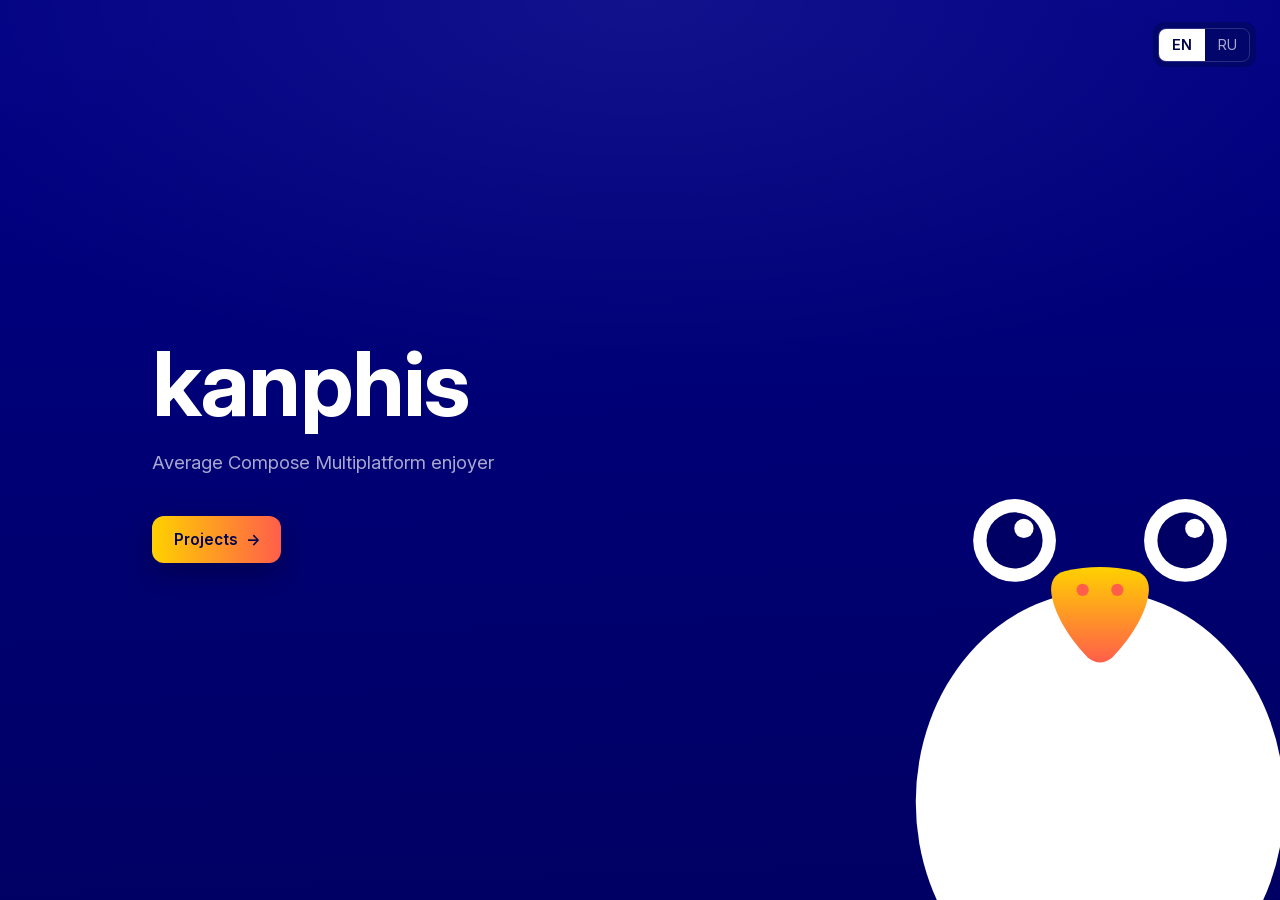
<file: index.html>
<!doctype html>
<html lang="en">
<head>
    <meta charset="UTF-8">
    <meta name="viewport" content="width=device-width, initial-scale=1.0">
    <title>kanphis</title>
    <meta name="description" content="kanphis — Average Compose Multiplatform enjoyer.">
    <link rel="icon" type="image/svg+xml" href="/favicon.svg">
    <meta name="theme-color" content="#000064">
    <link rel="stylesheet" href="/style.css">
    <style>
        .hero {
            flex: 1;
            display: flex;
            flex-direction: column;
            justify-content: center;
            padding-top: 5rem;
            padding-bottom: 5rem;
        }
        h1 {
            margin: 0;
            font-size: clamp(3.4rem, 9vw, 5.6rem);
            font-weight: 700;
            letter-spacing: -0.02em;
            line-height: 1.05;
        }
        .tagline {
            margin: 1rem 0 0;
            max-width: 33rem;
            color: var(--muted);
            font-size: 1.15rem;
        }
        .hero .actions { margin-top: 2.4rem; }
    </style>
</head>
<body>
<div class="watermark"><img src="/penguin-face-sparkle.svg" alt=""></div>
<div class="page">
    <div class="lang-bar">
        <div class="lang-switch" role="group" aria-label="Language">
            <button type="button" data-lang="en" aria-pressed="false" aria-label="English">EN</button>
            <button type="button" data-lang="ru" aria-pressed="false" aria-label="Русский">RU</button>
        </div>
    </div>
    <main class="hero frame">
        <h1>kanphis</h1>
        <p class="tagline">Average Compose Multiplatform enjoyer</p>
        <div class="actions">
            <a class="button primary" href="/projects/">
                <span lang="en" class="t-en">Projects</span>
                <span lang="ru" class="t-ru">Проекты</span>
                <span aria-hidden="true">→</span>
            </a>
        </div>
    </main>
</div>
<script src="/lang.js" data-titles='{"en":"kanphis","ru":"kanphis"}'></script>
</body>
</html>
</file>
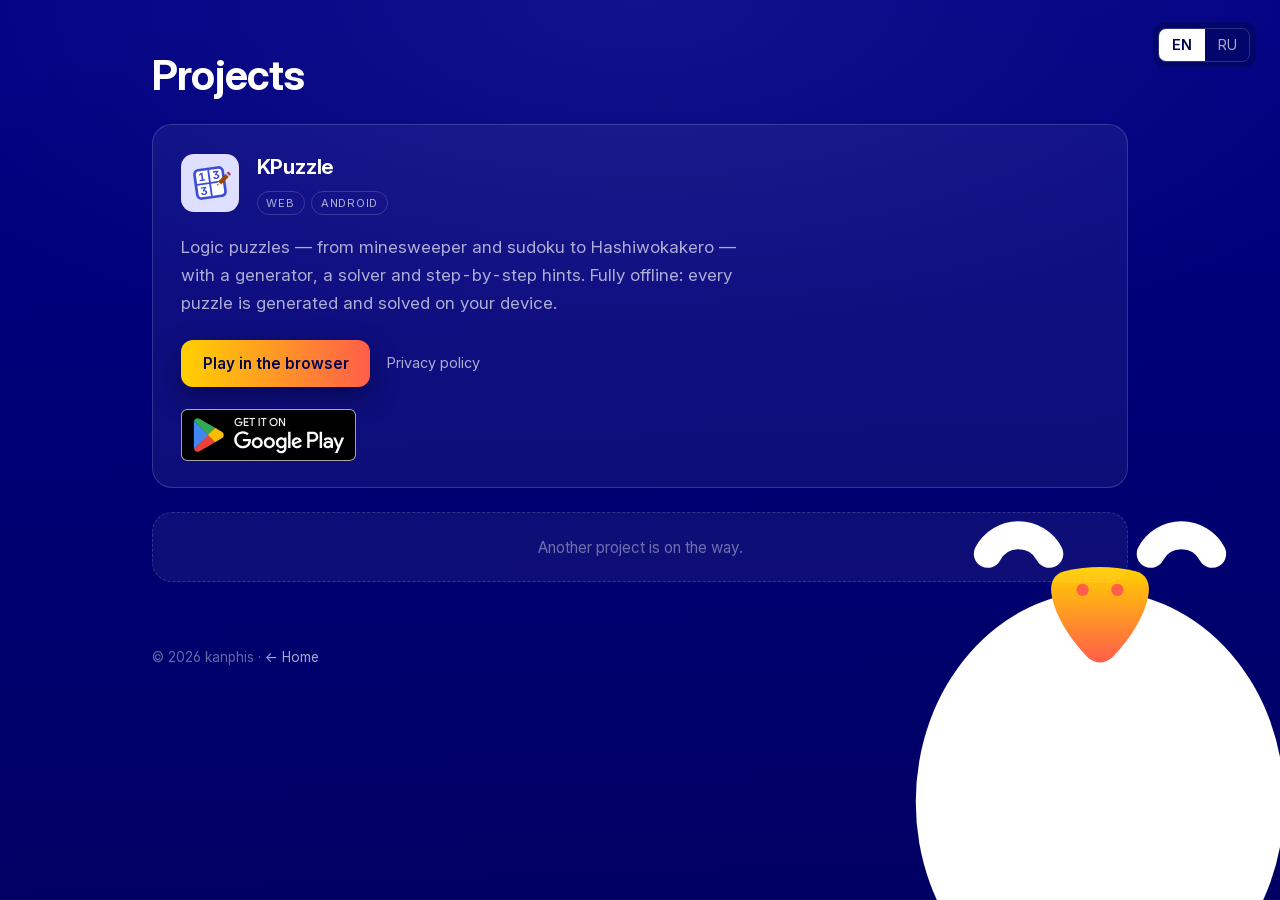
<file: projects/index.html>
<!doctype html>
<html lang="en">
<head>
    <meta charset="UTF-8">
    <meta name="viewport" content="width=device-width, initial-scale=1.0">
    <title>Projects — kanphis</title>
    <meta name="description" content="Projects by kanphis: KPuzzle and friends.">
    <link rel="icon" type="image/svg+xml" href="/favicon.svg">
    <meta name="theme-color" content="#000064">
    <link rel="stylesheet" href="/style.css">
    <style>
        main {
            flex: 1;
            padding-top: 3.25rem;
        }
        h1 {
            margin: 0;
            font-size: clamp(1.9rem, 4vw, 2.6rem);
            font-weight: 680;
            letter-spacing: -0.02em;
            line-height: 1.15;
        }
        .card {
            background: var(--surface);
            border: 1px solid var(--line);
            border-radius: 20px;
            padding: 1.6rem 1.75rem;
            margin-top: 1.5rem;
        }
        .kp-head {
            display: flex;
            align-items: center;
            gap: 1.1rem;
        }
        .kp-logo { width: 58px; height: 58px; display: block; }
        h2 {
            margin: 0;
            font-size: 1.3rem;
            font-weight: 660;
            letter-spacing: -0.01em;
        }
        .pills {
            display: flex;
            flex-wrap: wrap;
            gap: 0.4rem;
            margin-top: 0.4rem;
        }
        .pill {
            font-size: 0.7rem;
            letter-spacing: 0.07em;
            text-transform: uppercase;
            color: var(--muted);
            border: 1px solid var(--line);
            border-radius: 999px;
            padding: 0.12rem 0.55rem;
        }
        .desc {
            color: var(--muted);
            max-width: 36rem;
            margin: 1.1rem 0 1.4rem;
        }
        .desc span { display: block; }
        .card .actions { align-items: center; }
        .card .quiet { margin-left: 0.3rem; }
        .soon {
            border-style: dashed;
            color: var(--faint);
            text-align: center;
            padding: 1.35rem;
            font-size: 0.95rem;
        }
        .soon span { display: block; }
        .stores {
            display: flex;
            flex-wrap: wrap;
            align-items: center;
            gap: 0.8rem;
            margin-top: 1.4rem;
        }
        .stores img { display: block; height: 52px; width: auto; }
        /* RuStore is shown only to the Russian locale */
        html[data-lang="en"] .ru-only { display: none; }
        /* Narrow screens: reserve a strip below the content so the anchored
           disc never sits under the footer text */
        @media (max-width: 700px) {
            body { padding-bottom: 56vmin; }
        }
    </style>
</head>
<body>
<div class="watermark scrolls"><img src="/penguin-face-smile.svg" alt=""></div>
<div class="page">
    <div class="lang-bar">
        <div class="lang-switch" role="group" aria-label="Language">
            <button type="button" data-lang="en" aria-pressed="false" aria-label="English">EN</button>
            <button type="button" data-lang="ru" aria-pressed="false" aria-label="Русский">RU</button>
        </div>
    </div>
    <main class="frame">
        <h1>
            <span lang="en" class="t-en">Projects<span class="sep" aria-hidden="true"> · </span></span>
            <span lang="ru" class="t-ru">Проекты</span>
        </h1>

        <div class="card">
            <div class="kp-head">
                <img class="kp-logo" src="/kpuzzle-icon.svg" alt="">
                <div>
                    <h2>KPuzzle</h2>
                    <div class="pills">
                        <span class="pill">Web</span>
                        <span class="pill">Android</span>
                    </div>
                </div>
            </div>
            <p class="desc">
                <span lang="en" class="t-en">Logic puzzles — from minesweeper and sudoku to
                Hashiwokakero — with a generator, a solver and step-by-step
                hints. Fully offline: every puzzle is generated and solved on
                your device.</span>
                <span lang="ru" class="t-ru">Логические головоломки — от сапёра и судоку до
                хашивокакеро: генератор, решатель и пошаговые подсказки.
                Всё работает офлайн — задачи создаются и решаются прямо на
                устройстве.</span>
            </p>
            <div class="actions">
                <a class="button primary" href="https://kanphis.github.io/KPuzzle/">
                    <span lang="en" class="t-en">Play in the browser</span>
                    <span lang="ru" class="t-ru">Играть в браузере</span>
                </a>
                <a class="quiet" href="https://kanphis.github.io/KPuzzle/privacy.html">
                    <span lang="en" class="t-en">Privacy policy</span>
                    <span lang="ru" class="t-ru">Политика конфиденциальности</span>
                </a>
            </div>
            <div class="stores">
                <a href="https://play.google.com/store/apps/details?id=ru.kanphis.puzzle">
                    <img lang="en" class="t-en" src="/badge-google-play-en.svg" alt="Get it on Google Play">
                    <img lang="ru" class="t-ru" src="/badge-google-play-ru.svg" alt="Скачать в Google Play">
                </a>
                <a class="ru-only" href="https://www.rustore.ru/catalog/app/ru.kanphis.puzzle">
                    <img src="/badge-rustore.svg" alt="Загрузите в RuStore">
                </a>
            </div>
        </div>

        <div class="card soon">
            <span lang="en" class="t-en">Another project is on the way.</span>
            <span lang="ru" class="t-ru">Следующий проект уже в пути.</span>
        </div>

        <p class="foot">© 2026 kanphis · <a href="/">← <span lang="en" class="t-en">Home</span><span lang="ru" class="t-ru">Главная</span></a></p>
    </main>
</div>
<script src="/lang.js" data-titles='{"en":"Projects — kanphis","ru":"Проекты — kanphis"}'></script>
</body>
</html>
</file>
<file: style.css>
/*
 * kanphis.github.io — shared styles.
 *
 * The whole palette is lifted from the owner's penguin avatar (penguin.svg):
 * body gradient #000084 → #000064, beak gradient #FFD100 → #FF5E4A, white
 * belly. The avatar's face — the eyes, the beak and the white belly —
 * returns as the watermark (penguin-face-sparkle.svg, with -smile / -empty
 * variants per page); the beak gradient is the only accent the UI uses.
 *
 * Language switching mirrors webApp privacy.html: the script sets
 * html[data-lang] and these rules collapse the page to one language —
 * titles carry both in nested spans (.t-en/.t-ru), bodies are one
 * <section> per language. Without JavaScript everything stays visible.
 */

@font-face {
    font-family: "Inter";
    src: url("fonts/inter_variable.ttf") format("truetype");
    font-weight: 100 900;
    font-style: normal;
    font-display: swap;
}

:root {
    color-scheme: dark;
    --bg-top: #000084;
    --bg-bottom: #000064;
    --text: #FFFFFF;
    --muted: rgba(255, 255, 255, 0.66);
    --faint: rgba(255, 255, 255, 0.4);
    --line: rgba(255, 255, 255, 0.16);
    --surface: rgba(255, 255, 255, 0.055);
    --sun: #FFD100;
    --coral: #FF5E4A;
    /* 90deg on purpose: a tilted gradient renders thin lines of the far
       color at the button's side edges */
    --accent: linear-gradient(90deg, var(--sun), var(--coral));
    --on-accent: #00054E;
}

* { box-sizing: border-box; }

html[data-lang="en"] section[lang="ru"],
html[data-lang="ru"] section[lang="en"],
html[data-lang="en"] .t-ru,
html[data-lang="ru"] .t-en,
html[data-lang] .sep { display: none; }

body {
    margin: 0;
    position: relative; /* anchor for the document-spanning watermark on scrollable pages */
    min-height: 100svh;
    background:
        radial-gradient(110% 70% at 50% 0%, rgba(255, 255, 255, 0.07), transparent 60%),
        linear-gradient(178deg, var(--bg-top) 4%, var(--bg-bottom) 96%);
    background-attachment: fixed;
    color: var(--text);
    font: 17px/1.65 "Inter", system-ui, -apple-system, "Segoe UI", Roboto, sans-serif;
    font-optical-sizing: auto;
    font-feature-settings: "tnum" 1, "ss01" 1;
    -webkit-font-smoothing: antialiased;
}

::selection { background: var(--sun); color: var(--on-accent); }

:focus-visible { outline: 2px solid var(--sun); outline-offset: 3px; border-radius: 4px; }

a { color: var(--text); }

/* --- the watermark -------------------------------------------------- */

.watermark {
    position: fixed;
    inset: 0;
    z-index: -1;
    display: grid;
    place-content: end;
    overflow: hidden;
    pointer-events: none;
}

.watermark img {
    width: 58vmin;
    height: 58vmin;
    /* push the disc partly off the bottom-right corner */
    translate: 9vmin 13vmin;
    animation: drift 16s ease-in-out infinite alternate;
}

/* Scrollable pages anchor the mark to the document instead of the viewport,
   so text never scrolls across the white disc */
.watermark.scrolls { position: absolute; }

@keyframes drift {
    from { transform: translateY(-1.4%) rotate(-1deg); }
    to   { transform: translateY(1.4%) rotate(1deg); }
}

@media (prefers-reduced-motion: reduce) {
    .watermark img { animation: none; }
}

/* --- frame, floating language switch --------------------------------------------------- */

.page {
    min-height: 100svh;
    display: flex;
    flex-direction: column;
}

.frame {
    width: 100%;
    max-width: 64rem;
    margin: 0 auto;
    padding-left: 1.5rem;
    padding-right: 1.5rem;
}

.lang-bar {
    position: fixed;
    top: 1.4rem;
    right: 1.5rem;
    z-index: 10;
    /* keep the switch legible when page text scrolls beneath it */
    padding: 0.35rem;
    border-radius: 12px;
    background: rgba(0, 6, 78, 0.5);
    backdrop-filter: blur(8px);
    -webkit-backdrop-filter: blur(8px);
}

.lang-switch {
    display: inline-flex;
    border: 1px solid var(--line);
    border-radius: 8px;
    overflow: hidden;
}

.lang-switch button {
    appearance: none;
    border: 0;
    background: transparent;
    color: var(--muted);
    font: inherit;
    font-size: 0.9rem;
    padding: 0.25rem 0.8rem;
    cursor: pointer;
}

.lang-switch button[aria-pressed="true"] {
    background: var(--text);
    color: var(--on-accent);
    font-weight: 600;
}

.lang-switch button:focus-visible { outline-offset: -3px; }

/* --- buttons ---------------------------------------------------------- */

.actions {
    display: flex;
    flex-wrap: wrap;
    align-items: center;
    gap: 0.75rem;
}

.button {
    display: inline-flex;
    align-items: center;
    gap: 0.5rem;
    padding: 0.7rem 1.35rem;
    border-radius: 12px;
    font-weight: 600;
    font-size: 0.95rem;
    text-decoration: none;
    /* no border here: a transparent border makes WebKit bleed the far
       gradient end through the element's edges */
    transition: transform 0.15s ease, box-shadow 0.15s ease, background-color 0.15s ease;
}

.button.primary {
    background: var(--accent);
    color: var(--on-accent);
    /* neutral shadow: a coral glow reads as a wrong-color line along the
       button's yellow side */
    box-shadow: 0 10px 28px rgba(0, 0, 40, 0.45);
}

.button.primary:hover {
    transform: translateY(-1px);
    box-shadow: 0 14px 34px rgba(0, 0, 40, 0.55);
}

.button.ghost {
    background: var(--surface);
    color: var(--text);
    box-shadow: inset 0 0 0 1px var(--line);
}

.button.ghost:hover { background: rgba(255, 255, 255, 0.1); }

.quiet {
    color: var(--muted);
    text-decoration: none;
    font-size: 0.9rem;
}

.quiet:hover { color: var(--text); text-decoration: underline; }

/* --- footer ------------------------------------------------------------ */

.foot {
    margin-top: 4rem;
    padding-bottom: 1.75rem;
    color: var(--faint);
    font-size: 0.85rem;
}

.foot a { color: var(--muted); text-decoration: none; }
.foot a:hover { color: var(--text); text-decoration: underline; }
</file>
